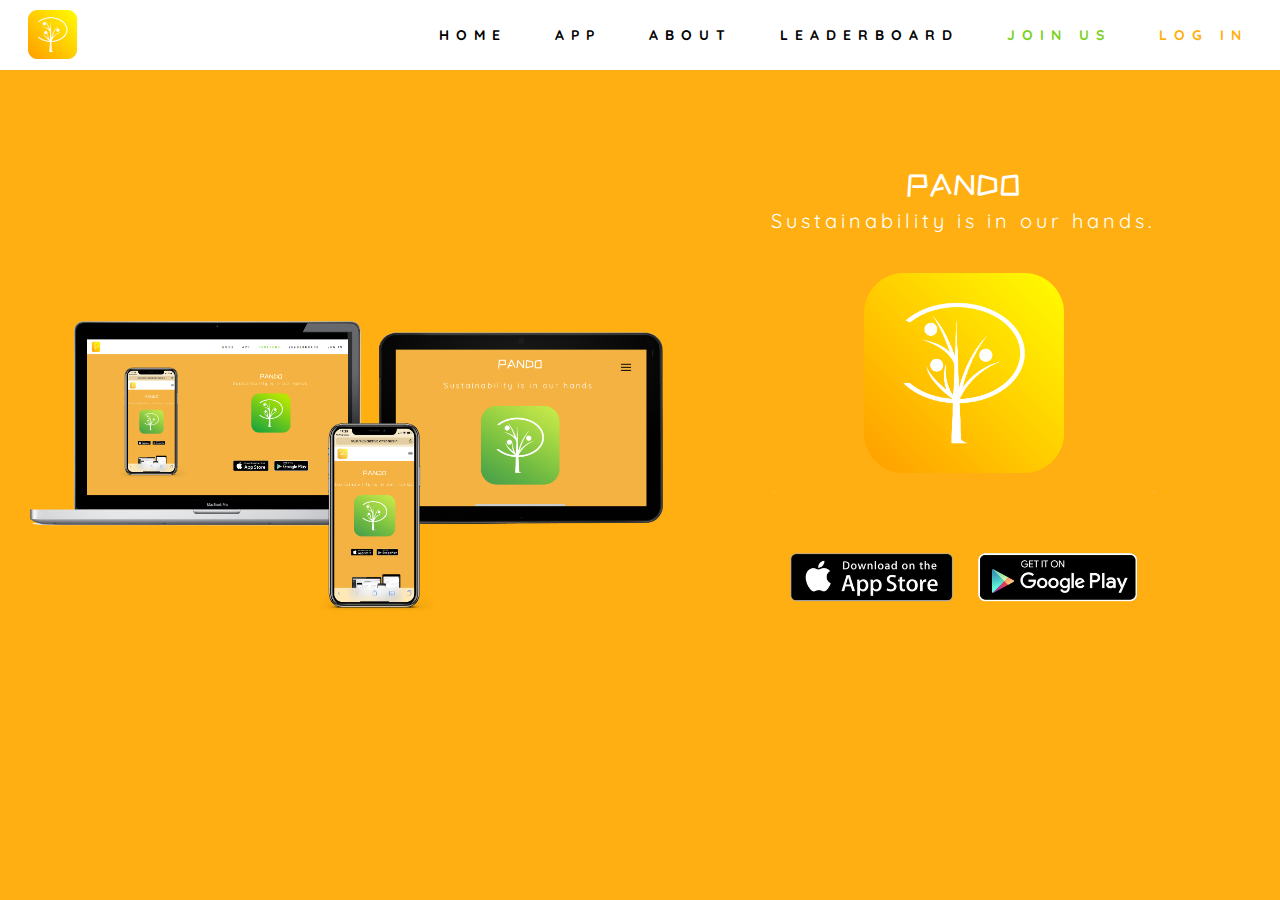
<file: index.html>
<!DOCTYPE html>
<html lang="en">
    <head>
        <meta charset="utf-8">
        <meta name="viewport" content="width=device-width, initial-scale=1.0">
        <title>Pando</title>
        <link rel="stylesheet" type="text/css" media="screen" href="css/styles.css">
        <link href="https://fonts.googleapis.com/css?family=Quicksand:400,700|ZCOOL+KuaiLe&display=swap" rel="stylesheet">
        <script src="https://cdnjs.cloudflare.com/ajax/libs/jquery/3.3.1/jquery.min.js"></script>
        <script src="js/main.js"></script>
    </head>
    <body onload="introAnimations()">
        <nav id="navbar">
            <input type="checkbox" id="nav" class="hidden">
            <label for="nav" class="nav-btn">
                <i></i>
                <i></i>
                <i></i>
            </label>
            <div class="logo">
                <img src="img/Pando-Original-Yellow.png">
            </div>
            <div class="nav-wrapper">
                <ul>
                    <li><a href="#">Home</a></li>
                    <li><a href="app.html">App</a></li>
                    <li><a href="#">About</a></li>
                    <li><a href="leaderboard.html">Leaderboard</a></li>
                    <li><a href="join-us.html" id="partners-link">Join Us</a></li>
                    <li><a href="log-in.html" id="login-link">Log In</a></li>
                </ul>
            </div>
        </nav>
        <div class="container">
            <div class="landing-grid">
                <div class="title-grid">
                    <div id="landing-title" class="grid-element">
                        PANDO
                    </div>
                    <div id="landing-slogan" class="grid-element">
                            Sustainability is in our hands.
                    </div>
                </div>
                <div id="landing-logo" class="grid-element">
                    <img src="img/Pando-Original-Yellow.png" alt="404">
                </div>
                <div id="landing-appstore" class="grid-element">
                        <img src="img/appstore.png" alt="404">
                </div>
                <div id="landing-devices" class="grid-element">
                    <img src="img/Devices.png" alt="404">
                </div>
            </div>
        </div>
    </body>
</html>
</file>
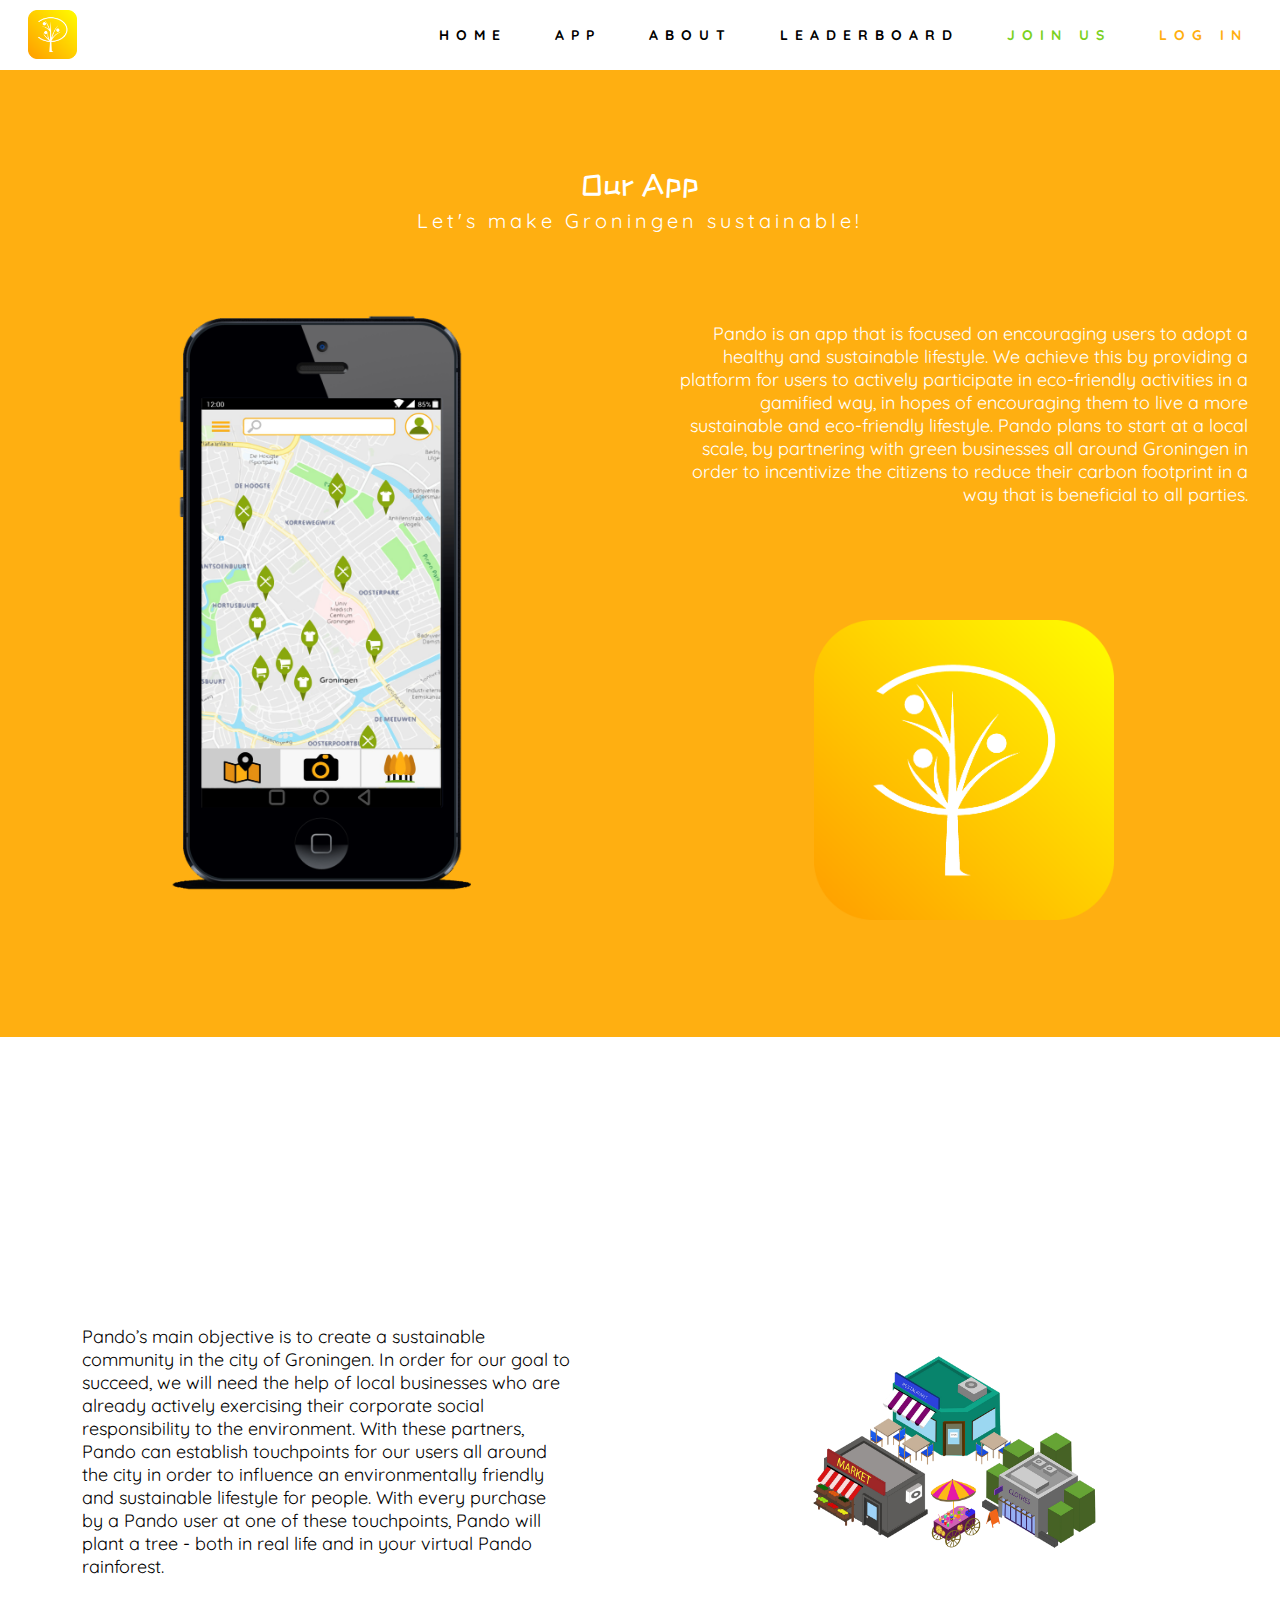
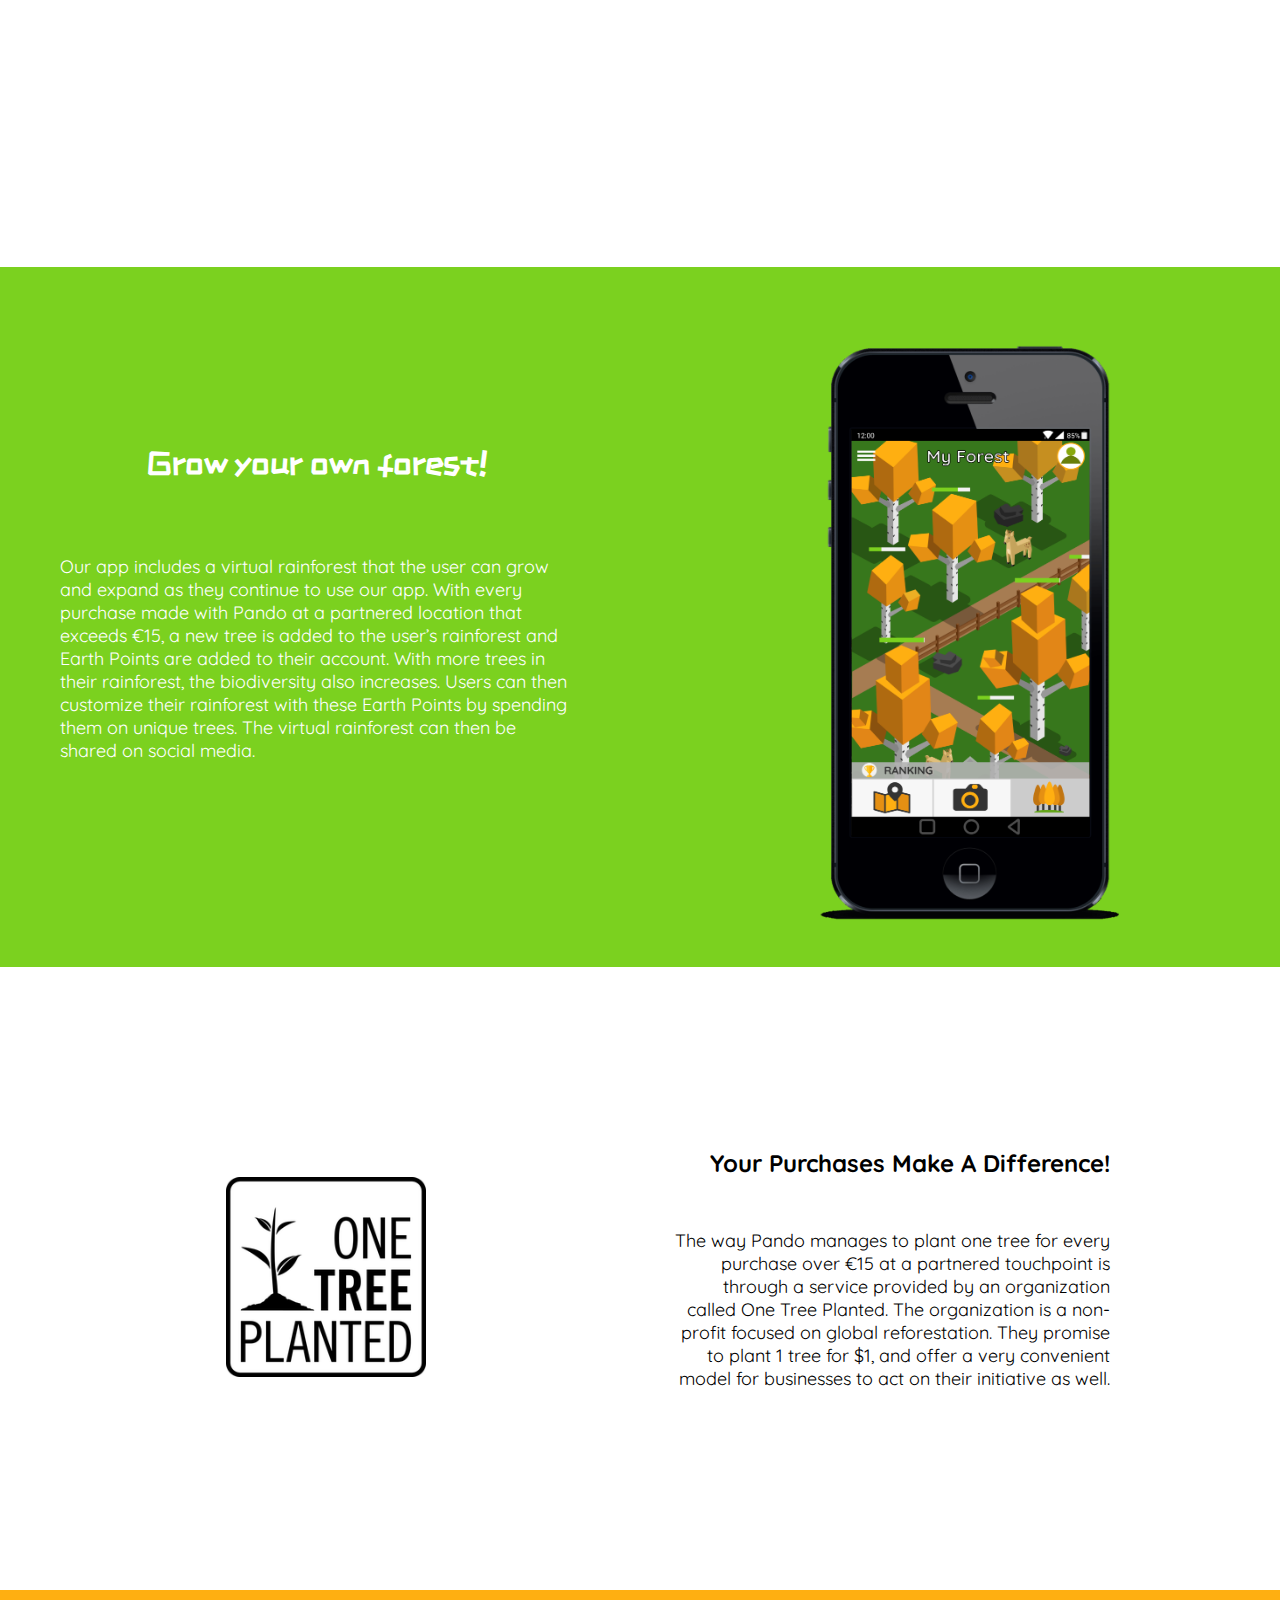
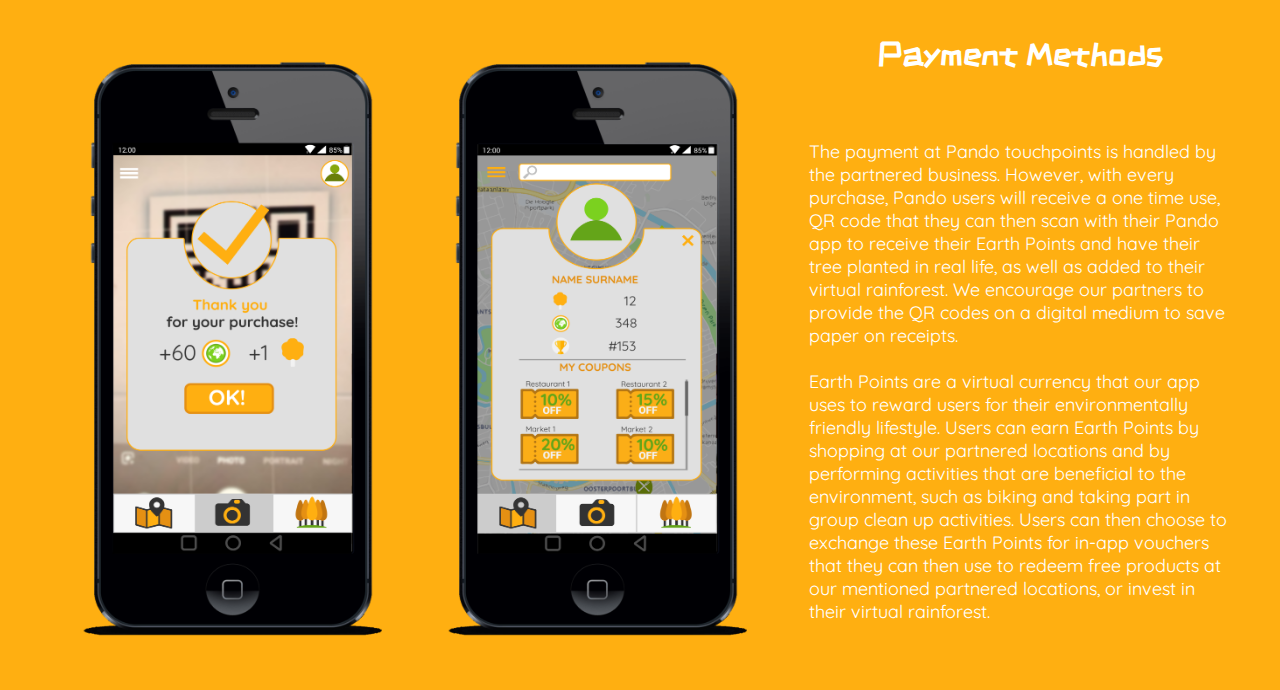
<file: app.html>
<!DOCTYPE html>
<html lang="en">
    <head>
        <meta charset="utf-8">
        <meta name="viewport" content="width=device-width, initial-scale=1.0">
        <title>Pando</title>
        <link rel="stylesheet" type="text/css" media="screen" href="css/styles.css">
        <link href="https://fonts.googleapis.com/css?family=Quicksand:400,700|ZCOOL+KuaiLe&display=swap" rel="stylesheet">
        <script src="https://cdnjs.cloudflare.com/ajax/libs/jquery/3.3.1/jquery.min.js"></script>
        <script src="js/main.js"></script>
        <script src="anime.min.js"></script>
    </head>
    <body>
        <nav id="navbar" style="opacity: 1">
            <input type="checkbox" id="nav" class="hidden">
            <label for="nav" class="nav-btn">
                <i></i>
                <i></i>
                <i></i>
            </label>
            <div class="logo">
                <img src="img/Pando-Original-Yellow.png">
            </div>
            <div class="nav-wrapper">
                <ul>
                    <li><a href="index.html">Home</a></li>
                    <li><a href="#">App</a></li>
                    <li><a href="#">About</a></li>
                    <li><a href="leaderboard.html">Leaderboard</a></li>
                    <li><a href="join-us.html" id="partners-link">Join Us</a></li>
                    <li><a href="log-in.html" id="login-link">Log In</a></li>
                </ul>
            </div>
        </nav>
        <div class="container">
            <div class="landing-grid">
                <div class="title-grid" style="grid-column:1/3;">
                    <div id="landing-title" class="grid-element" style="opacity: 1">
                        Our App
                    </div>
                    <div id="landing-slogan" class="grid-element"  style="opacity: 1">
                        Let's make Groningen sustainable!
                    </div>
                </div>
                <div id="landing-logo" class="grid-element" style="opacity: 1">
                    <p style="text-align: right;">
                        Pando is an app that is focused on encouraging users to adopt a healthy and sustainable lifestyle. We achieve this by providing a platform for users to actively participate in eco-friendly activities in a gamified way, in hopes of encouraging them to live a more sustainable and eco-friendly lifestyle. Pando plans to start at a local scale, by partnering with green businesses all around Groningen in order to incentivize the citizens to reduce their carbon footprint in a way that is beneficial to all parties.
                    </p>
                </div>
                <img src="img/Pando-Original-Yellow.png" alt="404" style="height: 300px; width: 300px";>
                <div id="landing-devices" style="opacity: 1">
                    <img src="img/SS2.png" alt="404" style="height: 600px; width: 350px;">
                </div>
            </div>
            <div id="section">
                <div id="divider" style="height: 40%;">
                    <div class="partner-up" style="padding: 1%; height: 100%; align-items: center; justify-items: center;">
                        <p style="color: black; text-align: left; width: 80%; padding: 1%;">
                            Pando’s main objective is to create a sustainable community in the city of Groningen. In order for our goal to succeed, we will need the help of local businesses who are already actively exercising their corporate social responsibility to the environment. With these partners, Pando can establish touchpoints for our users all around the city in order to influence an environmentally friendly and sustainable lifestyle for people. With every purchase by a Pando user at one of these touchpoints, Pando will plant a tree - both in real life and in your virtual Pando rainforest.
                        </p>
                        <img src="img/Businesses.png" style="width: 300px; height: 200px;">
                    </div>
                </div>
                <div class="landing-grid" id="content">
                    <div class="title-grid" style="grid-column: 1/2; padding: 5%;">
                        <h1>Grow your own forest!</h1>
                        <p style="text-align: left; grid-column: 1/2; grid-row: 2/3;">
                            Our app includes a virtual rainforest that the user can grow and expand as they continue to use our app. With every purchase made with Pando at a partnered location that exceeds €15, a new tree is added to the user’s rainforest and Earth Points are added to their account. With more trees in their rainforest, the biodiversity also increases. Users can then customize their rainforest with these Earth Points by spending them on unique trees. The virtual rainforest can then be shared on social media.
                        </p>
                    </div>
                    <img src="img/SS5.png" alt="404" style="height: 600px; width: 350px; margin-top: 5%; grid-column: 2/3;">
                </div>
                <div id="divider" style="height: 30%">
                    <div class="partner-up" style="padding: 1%; height: 100%; align-items: center; justify-items: center;">
                        <a class="otp" href="https://onetreeplanted.org/" target="_blank"><img src="img/otp-logo.png" style="width: 200px; height: 200px;"></a>
                        <div>
                            <h2 style="margin-right: 25%; margin-top: 5%;">Your purchases make a difference!</h2>
                            <p style="color: black; text-align: right; width: 80%; margin-right: 3%; margin-bottom: 3%;">
                                The way Pando manages to plant one tree for every purchase over €15 at a partnered touchpoint is through a service provided by an organization called One Tree Planted. The organization is a non-profit focused on global reforestation. They promise to plant 1 tree for $1, and offer a very convenient model for businesses to act on their initiative as well.
                            </p>
                        </div>
                    </div>
                </div>
                <div class="landing-grid">
                    <div class="landing-grid" style="grid-column: 1/2; padding: 5%;">
                        <img src="img/SS4.png" alt="404" style="height: 600px; width: 350px; margin-top: 5%; grid-column: 2/3;">
                        <img src="img/SS3.png" alt="404" style="height: 600px; width: 350px; margin-top: 5%; grid-column: 3/4;">
                    </div>
                    <div class="title-grid" style="grid-column: 3/4; padding: 5%;">
                        <h1>Payment Methods</h1>
                        <p style="text-align: left; grid-column: 1/2; grid-row: 2/3;">
                            The payment at Pando touchpoints is handled by the partnered business. However, with every purchase, Pando users will receive a one time use, QR code that they can then scan with their Pando app to receive their Earth Points and have their tree planted in real life, as well as added to their virtual rainforest. We encourage our partners to provide the QR codes on a digital medium to save paper on receipts.

                            <br>
                            <br>Earth Points are a virtual currency that our app uses to reward users for their environmentally friendly lifestyle. Users can earn Earth Points by shopping at our partnered locations and by performing activities that are beneficial to the environment, such as biking and taking part in group clean up activities. Users can then choose to exchange these Earth Points for in-app vouchers that they can then use to redeem free products at our mentioned partnered locations, or invest in their virtual rainforest.
                        </p>
                    </div>
                </div>
            </div>
        </div>
    </body>
</html>
</file>
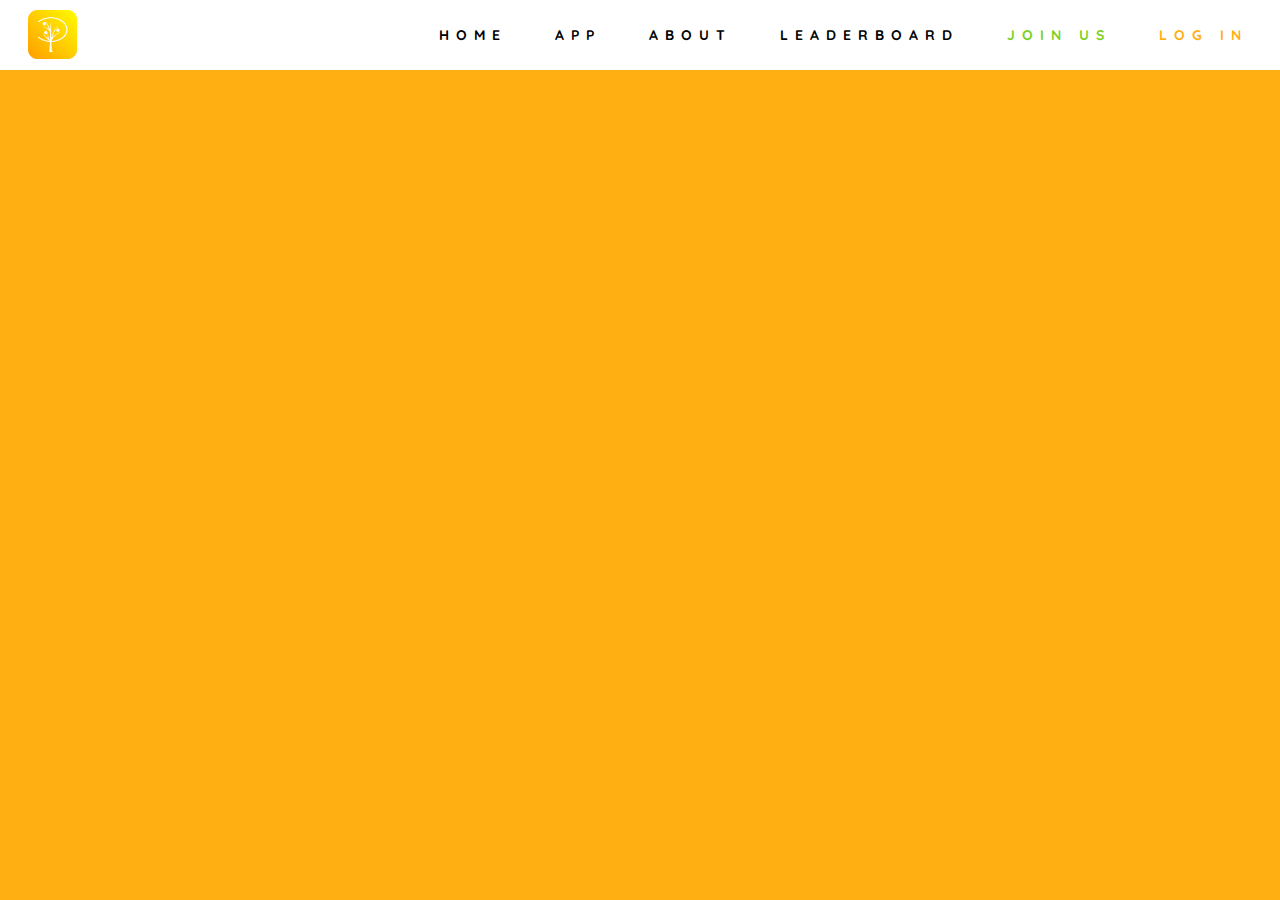
<file: create-account.html>
<!DOCTYPE html>
<html lang="en">
    <head>
        <meta charset="utf-8">
        <meta name="viewport" content="width=device-width, initial-scale=1.0">
        <title>Pando</title>
        <link rel="stylesheet" type="text/css" media="screen" href="css/styles.css">
        <link href="https://fonts.googleapis.com/css?family=Quicksand:400,700|ZCOOL+KuaiLe&display=swap" rel="stylesheet">
        <script src="https://cdnjs.cloudflare.com/ajax/libs/jquery/3.3.1/jquery.min.js"></script>
        <script src="js/main.js"></script>
        <script src="anime.min.js"></script>
    </head>
    <body onload="createAccount(readCookie('Registration'))">
        <nav id="navbar" style="opacity:1">
            <input type="checkbox" id="nav" class="hidden">
            <label for="nav" class="nav-btn">
                <i></i>
                <i></i>
                <i></i>
            </label>
            <div class="logo">
                <img src="img/Pando-Original-Yellow.png">
            </div>
            <div class="nav-wrapper">
                <ul>
                    <li><a href="index.html">Home</a></li>
                    <li><a href="app.html">App</a></li>
                    <li><a href="#">About</a></li>
                    <li><a href="leaderboard.html">Leaderboard</a></li>
                    <li><a href="join-us.html" id="partners-link">Join Us</a></li>
                    <li><a href="log-in.html" id="login-link">Log In</a></li>
                </ul>
            </div>
        </nav>
        <div class="container" style="grid-gap: 0; justify-items: center; margin-top: 15%;">
            <h1 id="fade-text" style="opacity: 0;">Let's get started!</h1>
            <input class="login-field" id="create-account-input" type="text" name="username" placeholder="" style="width:0px; opacity:0;">
            <input class="login-field" id="create-account-input-2" type="hidden" name="username" placeholder="">
            <p id="error-message">Error message</p>
            <button class="login-button" id='create-account-button' style="opacity: 0;" onmouseup="registNext()">Next</button>
        </div>
    </body>
</html>
</file>
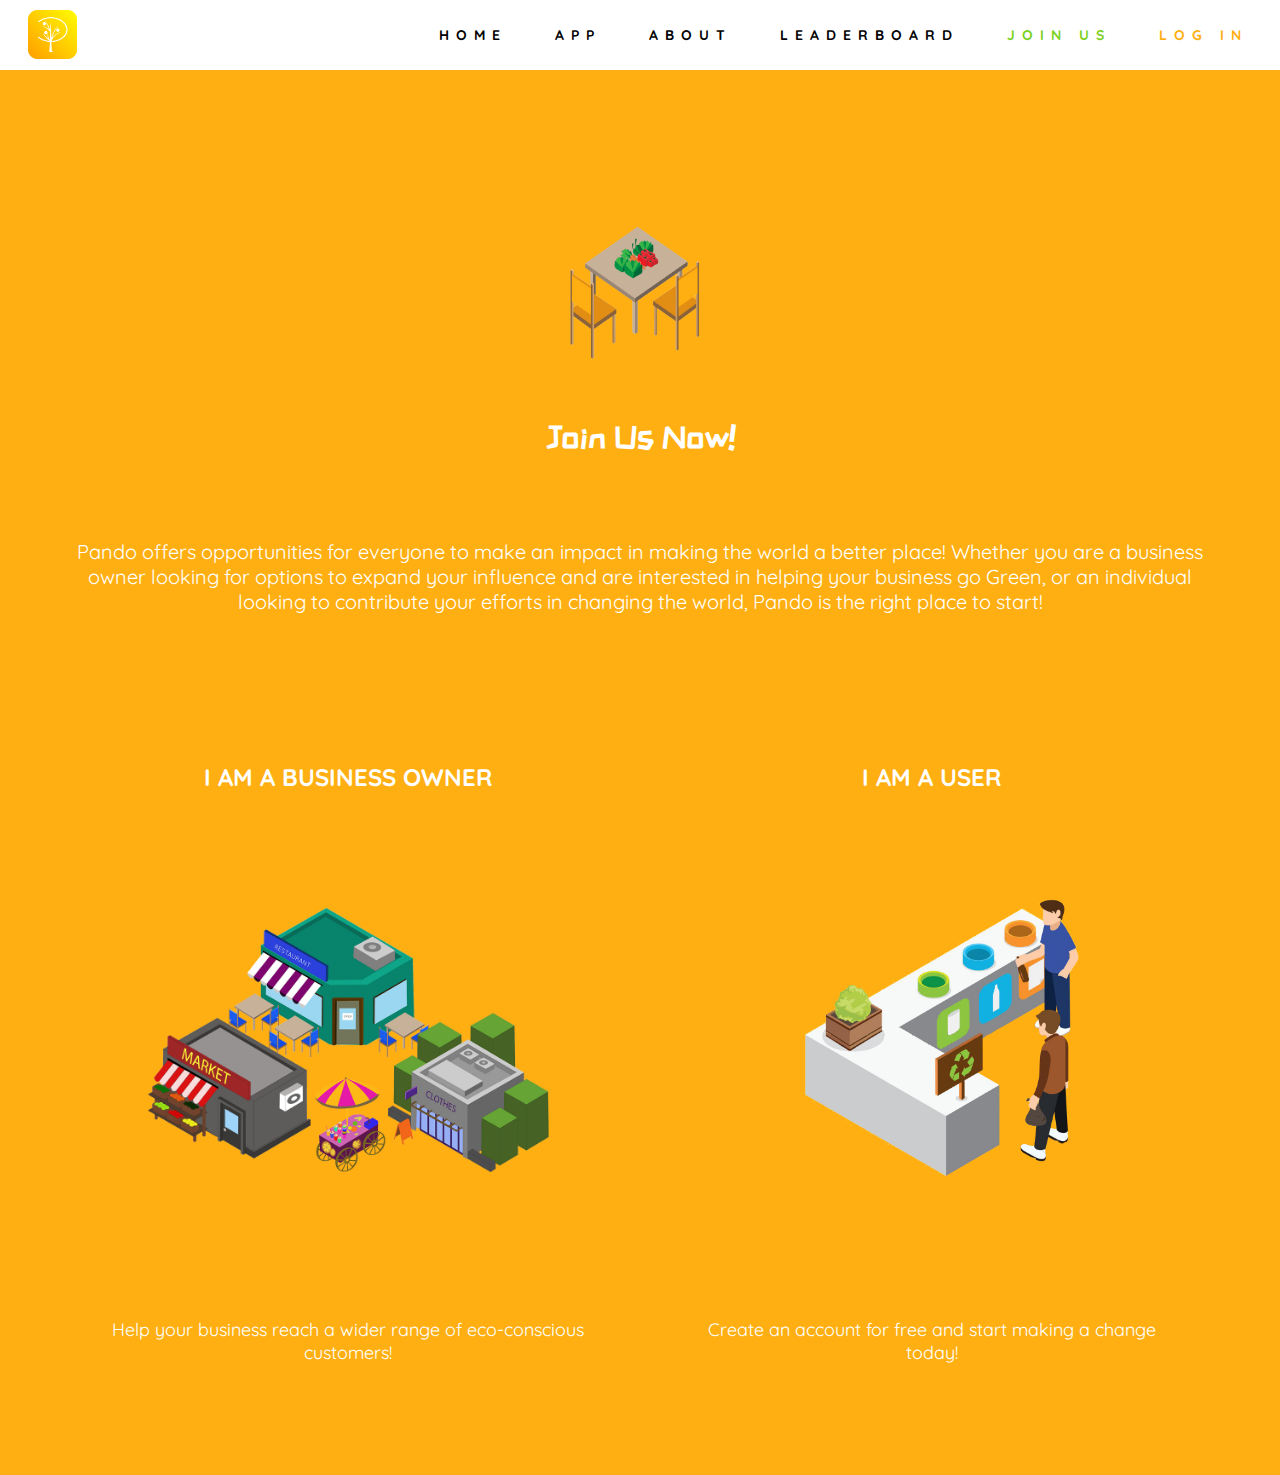
<file: join-us.html>
<!DOCTYPE html>
<html lang="en">
    <head>
        <meta charset="utf-8">
        <meta name="viewport" content="width=device-width, initial-scale=1.0">
        <title>Pando</title>
        <link rel="stylesheet" type="text/css" media="screen" href="css/styles.css">
        <link href="https://fonts.googleapis.com/css?family=Quicksand:400,700|ZCOOL+KuaiLe&display=swap" rel="stylesheet">
        <script src="https://cdnjs.cloudflare.com/ajax/libs/jquery/3.3.1/jquery.min.js"></script>
        <script src="js/main.js"></script>
        <script src="anime.min.js"></script>
    </head>
    <body>
        <nav id="navbar" style="opacity:1">
            <input type="checkbox" id="nav" class="hidden">
            <label for="nav" class="nav-btn">
                <i></i>
                <i></i>
                <i></i>
            </label>
            <div class="logo">
                <img src="img/Pando-Original-Yellow.png">
            </div>
            <div class="nav-wrapper">
                <ul>
                    <li><a href="index.html">Home</a></li>
                    <li><a href="app.html">App</a></li>
                    <li><a href="#">About</a></li>
                    <li><a href="leaderboard.html">Leaderboard</a></li>
                    <li><a href="join-us.html" id="partners-link">Join Us</a></li>
                    <li><a href="log-in.html" id="login-link">Log In</a></li>
                </ul>
            </div>
        </nav>
        <div class="container" style="grid-gap: 0; align-items: center; justify-items: center;">
            <img src="img/ChairsnTable.png" style="width: 230px; height: 230px;">
            <h1>Join Us Now!</h1>
            <div id="larger-text">Pando offers opportunities for everyone to make an impact in making
                the world a better place! Whether you are a business owner looking for
                options to expand your influence and are interested in helping your
                business go Green, or an individual looking to contribute your efforts
                in changing the world, Pando is the right place to start!
            </div>
            <div class="join-us-grid" style="padding: 5%; margin-top: 0;">
                <div class="grid-element" style="grid-column: 1/2; grid-row:1/2;">
                    <h2>I AM A BUSINESS OWNER</h2>
                </div>
                <div class="grid-element" style="grid-column: 1/2; grid-row: 2/3">
                    <a href="partners.html">
                        <img class="png-hover" src="img/Businesses.png" alt="404" style="width: 75%; height: 75%;">
                    </a>
                </div>
                <div class="grid-element" id="regular-text" style="grid-column: 1/2; grid-row: 3/4; text-align: center">
                    <p style="text-align: center;">
                        Help your business reach a wider range of eco-conscious customers!
                    </p>
                </div>
                <div class="grid-element" style="grid-column: 2/3; grid-row:1/2;">
                    <h2>I AM A USER</h2>
                </div>
                <div class="grid-element" style="grid-column: 2/3; grid-row:2/3;">
                    <a href="create-account.html">
                        <img class="png-hover" src="img/Recycling.png" alt="404" style="width: 75%; height: 75%;">
                    </a>
                </div>
                <div class="grid-element" id="regular-text" style="grid-column: 2/3; grid-row: 3/4; text-align: center">
                    <p style="text-align: center;">
                        Create an account for free and start making a change today!
                    </p>
                </div>
            </div>
        </div>
    </body>
</html>
</file>
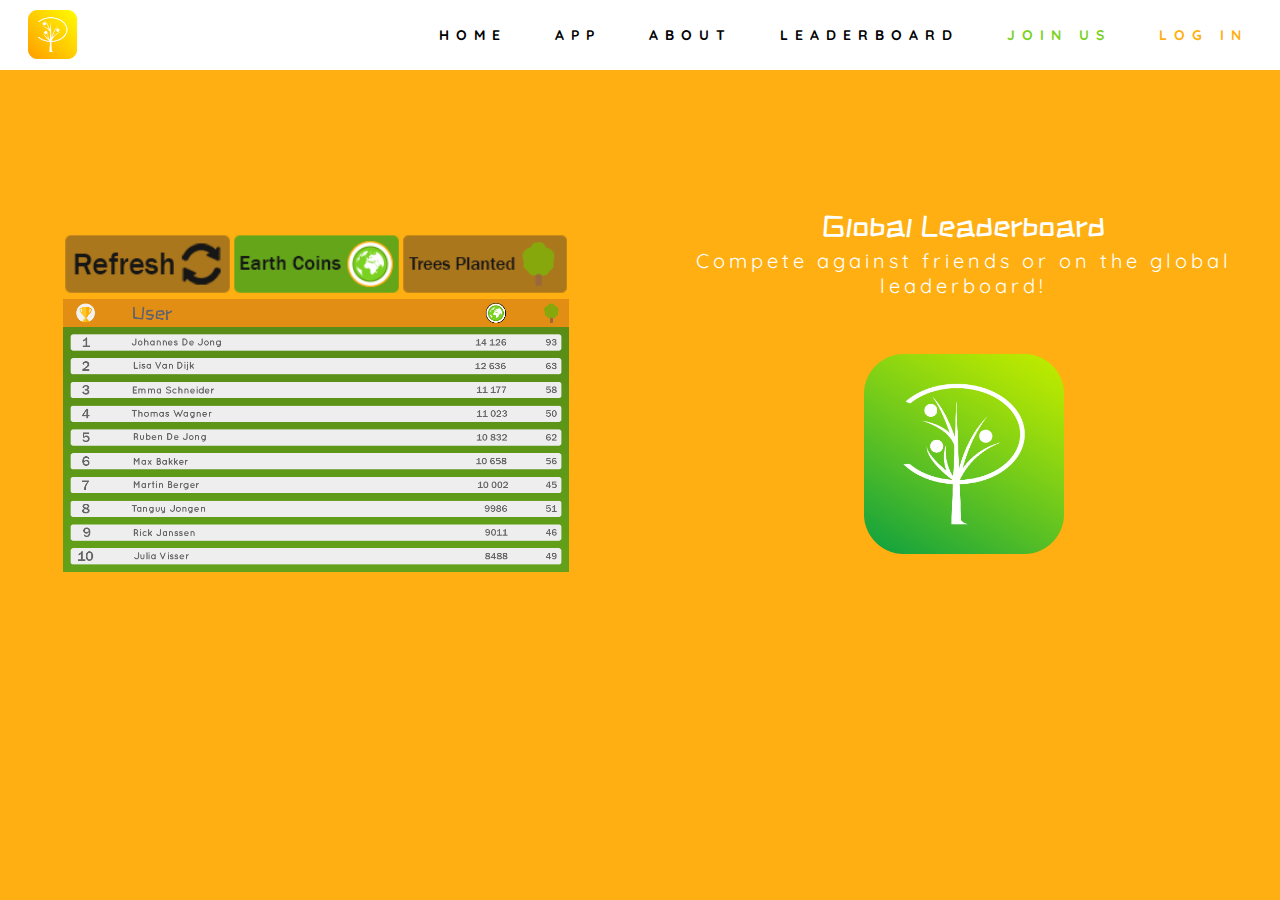
<file: leaderboard.html>
<!DOCTYPE html>
<html lang="en">

<head>
    <meta charset="utf-8">
    <meta name="viewport" content="width=device-width, initial-scale=1.0">
    <title>Pando</title>
    <link rel="stylesheet" type="text/css" media="screen" href="css/styles.css">
    <link href="https://fonts.googleapis.com/css?family=Quicksand:400,700|ZCOOL+KuaiLe&display=swap" rel="stylesheet">
    <script src="js/main.js"></script>
</head>

<body>
    <nav id="navbar" style="opacity: 1">
        <input type="checkbox" id="nav" class="hidden">
        <label for="nav" class="nav-btn">
            <i></i>
            <i></i>
            <i></i>
        </label>
        <div class="logo">
            <img src="img/Pando-Original-Yellow.png">
        </div>
        <div class="nav-wrapper">
            <ul>
                <li><a href="index.html">Home</a></li>
                <li><a href="app.html">App</a></li>
                <li><a href="#">About</a></li>
                <li><a href="#">Leaderboard</a></li>
                <li><a href="join-us.html" id="partners-link">Join Us</a></li>
                <li><a href="log-in.html" id="login-link">Log In</a></li>
            </ul>
        </div>
    </nav>

    <div class="container">
        <div class="landing-grid">
            <div class="title-grid">
                <div id="landing-title" class="grid-element" style="opacity: 1">
                    Global Leaderboard
                </div>
                <div id="landing-slogan" class="grid-element" style="opacity: 1">
                    Compete against friends or on the global leaderboard!
                </div>
            </div>
            <div id="landing-logo" class="grid-element" style="opacity: 1">
                <img src="img/Pando-Original-Green.png" alt="404">
            </div>
            <div id="leaderboard" class="grid-element" style="opacity: 1">
                <div id="leaderboard-grid">
                    <div id="leaderboard-toolbar" class="grid-element">
                        <div class="grid-element">
                            <img id="refreshBtn" src="img/refreshBtn.png"></img>
                        </div>
                        <div class="grid-element">
                            <img id="sortByEarthBtn" src="img/sortCoinBtn.png"></img>
                        </div>
                        <div class="grid-element">
                            <img id="sortByTreesBtn" src="img/sortTreesBtn.png"></img>
                        </div>
                    </div>
                    <img id="leaderboard1" src="img/leaderboard_coins1.png" alt="404">
                </div>
            </div>
        </div>
    </div>

    <script src="https://code.jquery.com/jquery-3.3.1.min.js"></script>
    <script src="js/leaderboardUpdate.js"></script>
</body>

</html>
</file>
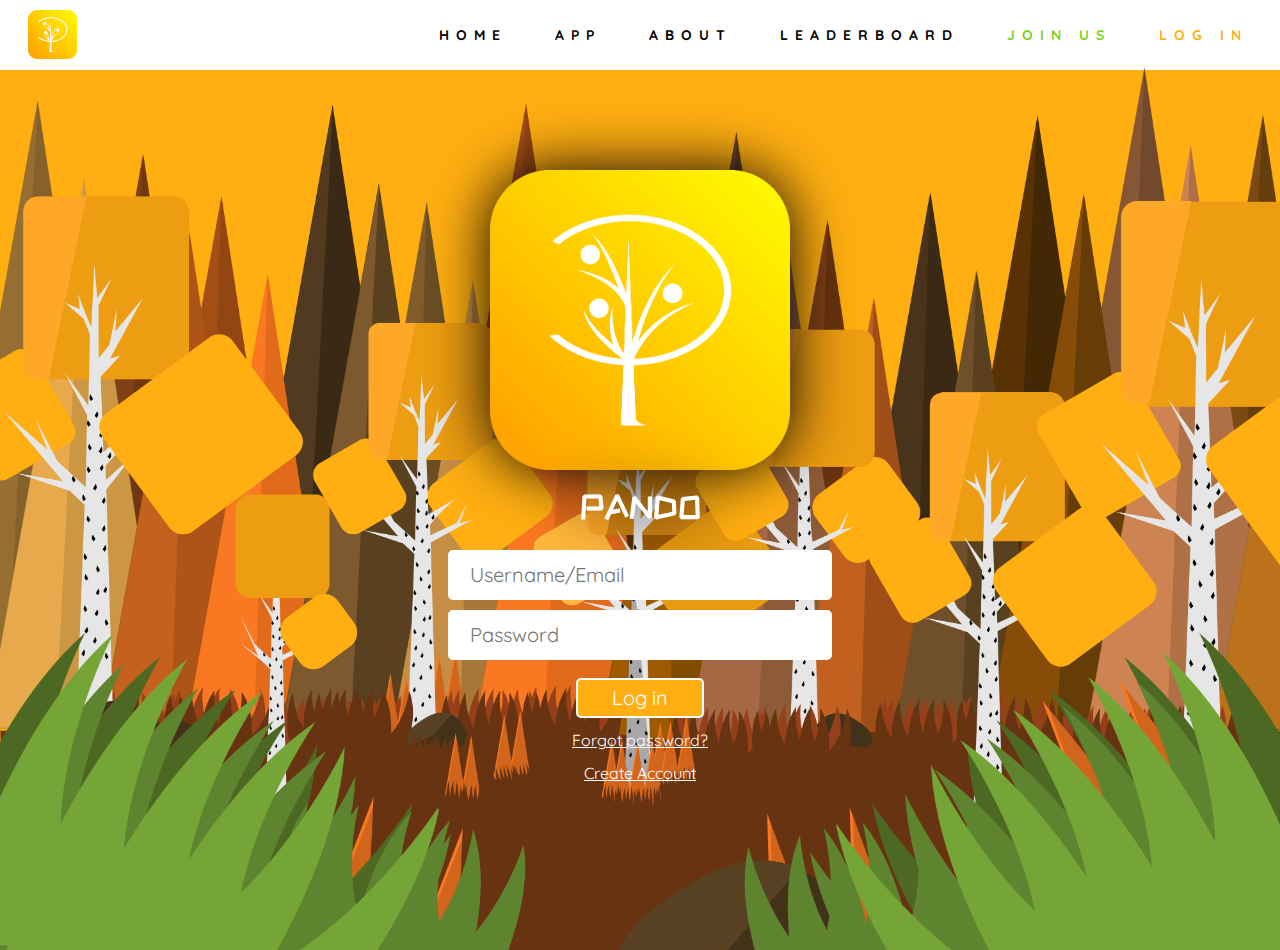
<file: log-in.html>
<!DOCTYPE html>
<html lang="en">
    <head>
        <meta charset="utf-8">
        <meta name="viewport" content="width=device-width, initial-scale=1.0">
        <title>Pando</title>
        <link rel="stylesheet" type="text/css" media="screen" href="css/styles.css">
        <link href="https://fonts.googleapis.com/css?family=Quicksand:400,700|ZCOOL+KuaiLe&display=swap" rel="stylesheet">
        <script src="https://cdnjs.cloudflare.com/ajax/libs/jquery/3.3.1/jquery.min.js"></script>
        <script src="js/main.js"></script>
        <script src="anime.min.js"></script>
    </head>
    <body onload="fadeIn('login-page')">
        <nav id="navbar" style="opacity:1">
            <input type="checkbox" id="nav" class="hidden">
            <label for="nav" class="nav-btn">
                <i></i>
                <i></i>
                <i></i>
            </label>
            <div class="logo">
                <img src="img/Pando-Original-Yellow.png">
            </div>
            <div class="nav-wrapper">
                <ul>
                    <li><a href="index.html">Home</a></li>
                    <li><a href="app.html">App</a></li>
                    <li><a href="#">About</a></li>
                    <li><a href="leaderboard.html">Leaderboard</a></li>
                    <li><a href="join-us.html" id="partners-link">Join Us</a></li>
                    <li><a href="#" id="login-link">Log In</a></li>
                </ul>
            </div>
        </nav>
        <div class="container" style="grid-gap: 0; justify-items: center;">
            <div style="width: 100%; height: 100%;">
                <img src="img/forest-bg.png" style="width: 100%; position: absolute; left:0; top: 0; z-index:0; pointer-events: none;">
            </div>
            <img class="glow" id="login-logo" src="img/Pando-Original-Yellow.png" style="z-index: 9999;">
            <h1 class="glow" style="z-index: 9999;">PANDO</h1>
            <input style="z-index: 9999;" class="login-field" id="username-login" type="text" name="username" placeholder="Username/Email">
            <input style="z-index: 9999;" class="login-field" id="password-login" type="password" name="password" placeholder="Password">
            <button style="z-index: 9999;" class="login-button">Log in</button>
            <a style="z-index: 9999;" href="#" id="forgot-password">Forgot password?</a>
            <a style="z-index: 9999;" href="create-account.html" id="create-account">Create Account</a>
        </div>
    </body>
</html>
</file>
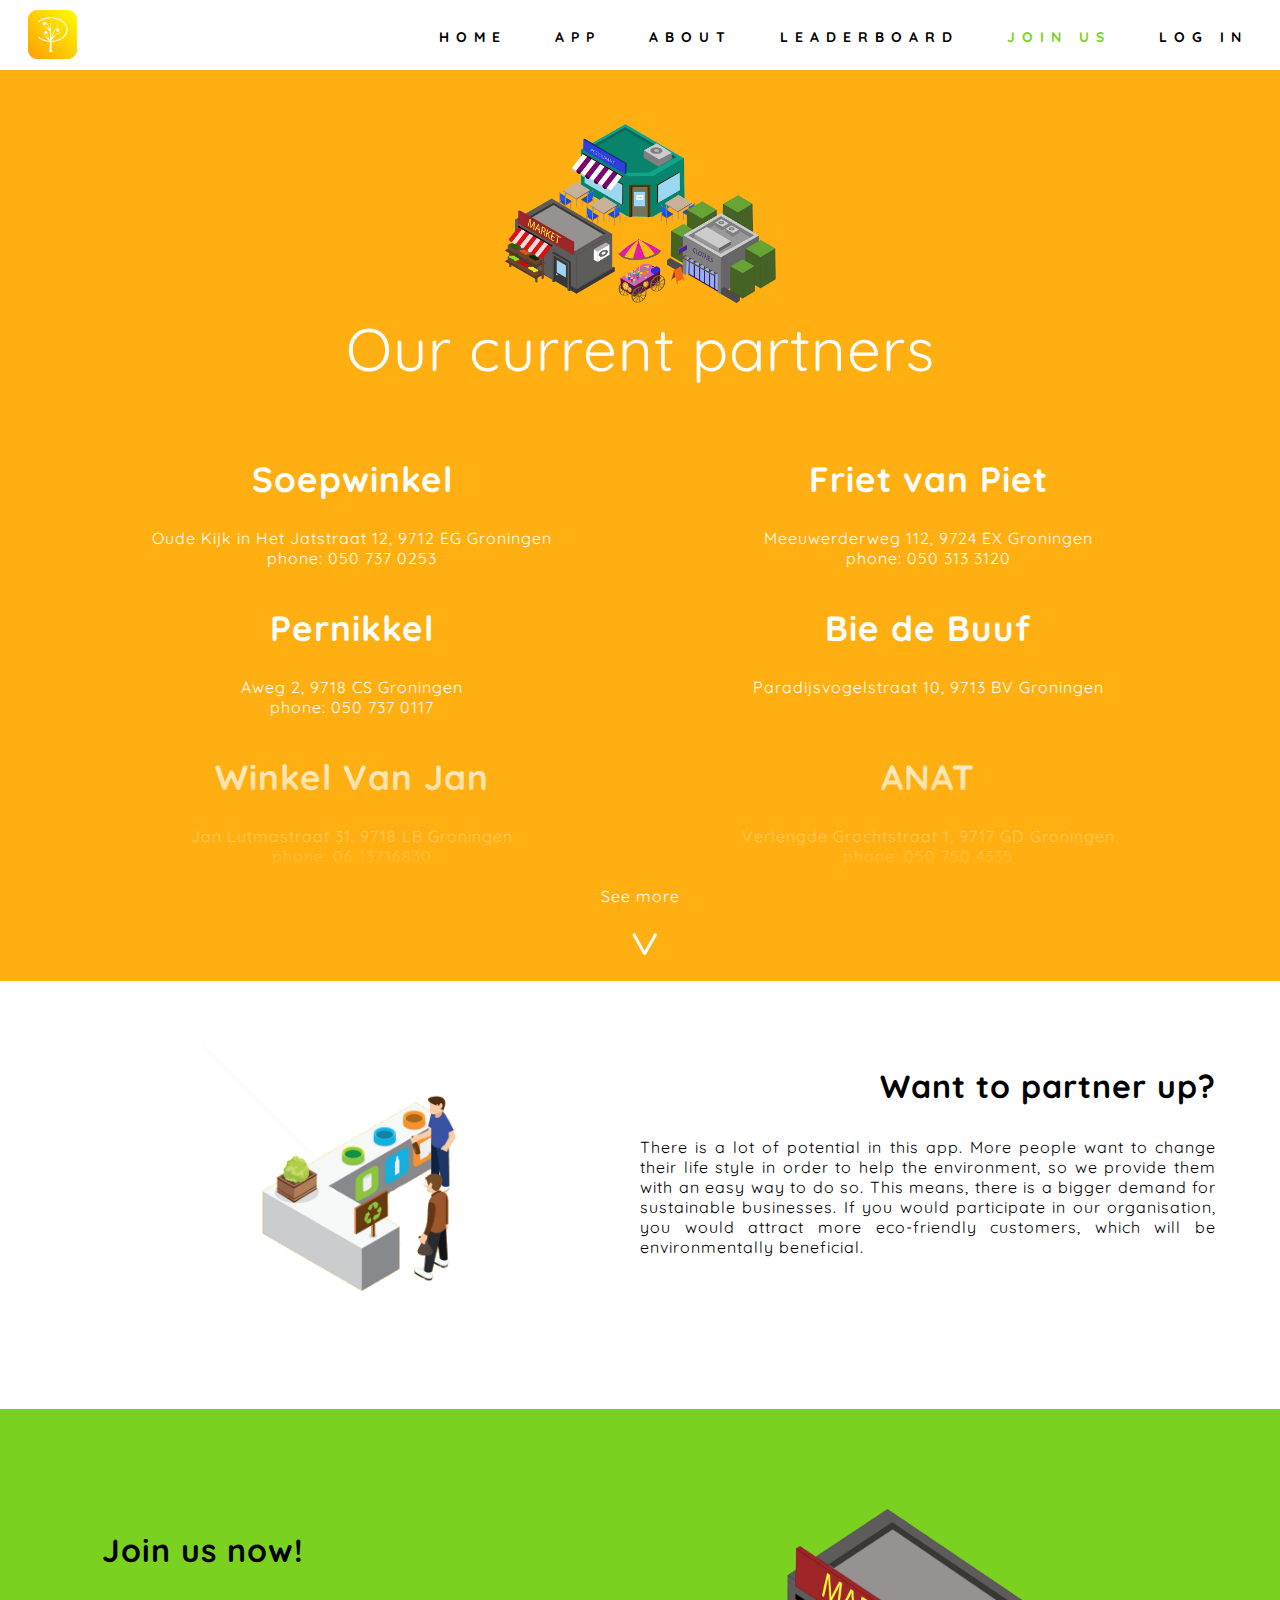
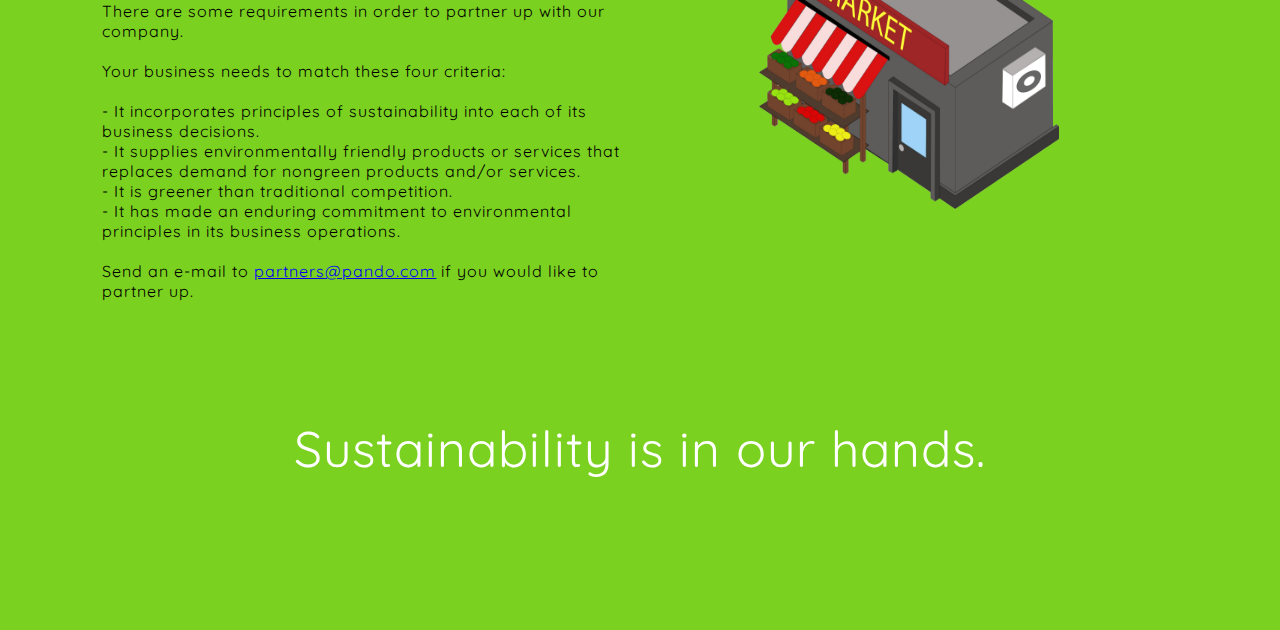
<file: partners.html>
<!DOCTYPE html>
<html lang="en">

<head>
    <meta charset="utf-8">
    <meta name="viewport" content="width=device-width, initial-scale=1.0">
    <title>Pando</title>
    <link rel="stylesheet" type="text/css" media="screen" href="css/styles-maxym.css">
    <link href="https://fonts.googleapis.com/css?family=Quicksand:400,700|ZCOOL+KuaiLe&display=swap" rel="stylesheet">
    <script src="js/main.js"></script>
</head>

<body class="partner-page">
    <nav id="navbar">
        <input type="checkbox" id="nav" class="hidden">
        <label for="nav" class="nav-btn">
            <i></i>
            <i></i>
            <i></i>
        </label>
        <div class="logo">
            <img src="img/Pando-Original-Yellow.png">
        </div>
        <div class="nav-wrapper">
            <ul>
                <li><a href="index.html">Home</a></li>
                <li><a href="app.html">App</a></li>
                <li><a href="#">About</a></li>
                <li><a href="leaderboard.html">Leaderboard</a></li>
                <li><a href="join-us.html" id="partners-link">Join Us</a></li>
                <li><a href="log-in.html">Log In</a></li>
            </ul>
        </div>
    </nav>

    <div class="current-partners">
         <img src="img/Businesses.png" style="width: 25%; height: 25%;">
        <header>Our current partners</header>
        <div class="partner-list">
            <div>
                <h1><a href="http://www.desoepwinkel.com/">Soepwinkel</a></h1>
                <p>Oude Kijk in Het Jatstraat 12, 9712 EG Groningen
                    <br>phone: 050 737 0253
                </p>
            </div>
            <div>
                <h1><a href="http://www.cafetariafrietvanpiet.nl/">Friet van Piet</a></h1>
                <p>Meeuwerderweg 112, 9724 EX Groningen
                    <br>phone: 050 313 3120
                </p>
            </div>
            <div>
                <h1><a href="https://www.pernikkel.nl/">Pernikkel</a></h1>
                <p>Aweg 2, 9718 CS Groningen
                    <br>phone: 050 737 0117
                </p>
            </div>
            <div>
                <h1><a href="http://www.biedebuuf.nl/">Bie de Buuf</a></h1>
                <p>Paradijsvogelstraat 10, 9713 BV Groningen
                    <br>
                </p>
            </div>
            <div>
                <h1><a href="http://www.winkel-van-jan.nl/">Winkel Van Jan</a></h1>
                <p>Jan Lutmastraat 31, 9718 LB Groningen
                    <br>phone: 06 13716830
                </p>
            </div>
            <div>
                <h1><a href="https://www.facebook.com/AnatBloomingLife/">ANAT</a></h1>
                <p>Verlengde Grachtstraat 1, 9717 GD Groningen
                    <br>phone: 050 750 4335
                </p>
            </div>
            <div>
                <h1><a href="http://www.bla-bla.nl/">Restaurant Bla Bla</a></h1>
                <p>Nieuwe Boteringestraat 9, 9712 PE Groningen
                    <br>phone: 050 313 2088
                </p>
            </div>
            <div>
                <h1><a href="https://www.toet.nu/">Toet</a></h1>
                <p>Ubbo Emmiusstraat 19, 9711 CA Groningen
                    <br>phone: 050 364 3252
                </p>
            </div>
            <div>
                <h1><a href="https://kokotoko.nl/">KOKOTOKO</a></h1>
                <p>Oosterstraat 26, 9711 NV Groningen
                    <br>
                </p>
            </div>
            <div>
                <h1><a href="http://deherbivoor.nl/">De Herbivoor</a></h1>
                <p>Gedempte Zuiderdiep 59, 9711 HC Groningen
                    <br>phone: 06 11460085
                </p>
            </div>
            <div>
                <h1><a href="https://www.mijntafel.nl/?q=nl">My Table Groningen</a></h1>
                <p>Herestraat 93A, 9711 LD Groningen
                    <br>phone: 050 553 2444
                </p>
            </div>
            <div>
                <h1><a href="http://www.hetconcerthuis.nl/">Het Concerthuis</a></h1>
                <p>Poelestraat 30, 9712 KB Groningen
                    <br>phone: 050 230 4250
                </p>
            </div>
            <div>
                <h1><a href="https://heerlijkchocolade.nl/">Delicious Chocolate</a></h1>
                <p>Folkingestraat 35, 9711 JT Groningen
                    <br>phone: 050 850 8611
                </p>
            </div>
            <div>
                <h1><a href="http://www.cafekult.nl/">Kult</a></h1>
                <p>Steentilstraat 36-1, 9711 GN Groningen
                    <br>phone: 050 313 3304
                </p>
            </div>
        </div>

        <div class="bottom-fading"></div>
        <div class="see-more">See more</div>
        <div onclick="enlargePartnerList()" class="click-more">></div>
        <div onclick="enlargePartnerList2()" class="click-more2" hidden>></div>
    </div>

    <div class="partner-up">
        <img src="img/Recycling.png" style="width: 300px; height: 300px; grid-column:1/2;">
        <div style="grid-column: 2/3;">
            <h1>Want to partner up?</h1>
            <p style="color: black; text-align: justify;">There is a lot of potential in this app. More people want to change their life style in order to help the
                environment, so we provide them with an easy way to do so. This means, there is a bigger demand for
                sustainable businesses. If you would participate in our organisation, you would attract more eco-friendly
                customers, which will be environmentally beneficial.
            </p>
        </div>
    </div>

    <div class="join-us">
        <div>
            <h1>Join us now!</h1>
            <p style="text-align: left;">There are some requirements in order to partner up with our company.
                <br><br>Your business needs to match these four criteria:
                <br><br>- It incorporates principles of sustainability into each of its business decisions.
                <br>- It supplies environmentally friendly products or services that replaces demand for nongreen products
                and/or services.
                <br>- It is greener than traditional competition.
                <br>- It has made an enduring commitment to environmental principles in its business operations.
                <br><br>Send an e-mail to <a href="mailto:partners@pando.com">partners@pando.com</a> if you would like to partner
                up.
            </p>
        </div>
        <img src="img/Market.png" style="grid-column: 2/3; width:300px; height:300px;">
        <p class="last-quote" style="grid-column:1/3;">Sustainability is in our hands.</p>
    </div>

</body>

</html>
</file>
<file: css/styles.css>
* {
	box-sizing: border-box;
}

h1 {
	color: white;
	font-family: 'ZCOOL KuaiLe', cursive;
}

h2 {
	color: white;
	text-transform: capitalize;
	font-family: 'Quicksand', serif;
}

html {
	margin: 0;
	padding: 0;
	width: 100%;
	height: 100vh;
}

body {
	margin: 0;
	padding: 0;
	width: 100%;
	height: 100vh;
	font-weight: 400;
    text-align: center;
    background: #ffaf11;
    /*background-size: cover;*/
}

p{
	font-family: 'Quicksand', serif;
	color: white;
	padding: 5%;
	text-align: center;
	font-size: 18px;
}

input{
	outline: none;
	transition: 0.3s;
	border: 2px solid white;
	border-radius: 5px;
	margin: 5px;
	padding-left: 20px;
	padding-right: 20px;
	font-size: 20px;
	font-family: 'Quicksand', serif;

}

.login-field{
	width: 30%;
	height: 50px;
	outline: none;
	transition: 0.3s;
	border: 2px solid white;
	border-radius: 5px;
	margin: 5px;
	padding-left: 20px;
	padding-right: 20px;
	font-size: 20px;
	font-family: 'Quicksand', serif;
}

.login-field:focus{
	border: 2px solid orange;
	-webkit-filter: drop-shadow(0px 0px 5px grey);
	filter: drop-shadow(0px 0px 5px grey);
	transition: 0.3s;
}

.login-button{
	width: 10%;
	height: 40px;
	margin-top: 1%;
	border-radius: 5px;
	border: 2px solid white;
	background-color: #ffaf11;
	font-family: 'Quicksand', serif;
	font-size: 20px;
	color: white;
	outline: none;
	transition: 0.3s;
	cursor: pointer;
}

.login-button:hover{
	transform: scale(1.08);
	transition: 0.3s
}

#forgot-password{
	color: white;
	font-family: 'Quicksand', serif;
	margin-top: 1%;
}

#create-account{
	color: white;
	font-family: 'Quicksand', serif;
	margin-top: 1%;
}

#fade-text{
	font-weight: 400;
	transition: 1s;
}

#error-message{
	color: red;
	font-size: 17px;
	padding: 0px;
	font-weight: 700;
	text-align: center; 
	width: 100%;
	display: none;
	transition: 0.3s;
}

#create-account-input{
	transition: 1s;
}

#login-logo{
	width: 400px;
	height: 400px;
}

.footer {
	color: white;
	font-size: 10px;
	letter-spacing: 8px;
	padding: 8px;
}
/*----------------Maxym's Styles--------------*/
.partner-page nav{					
	opacity: 1;
}

.partner-page{
	font-family: 'Quicksand', serif;
}

.current-partners{
	margin: 0 5%;
	padding-top: 50px;
}

.current-partners header{
	color: white;
	font-size: 60px;
	padding-bottom: 50px;
	font-family: 'ZCOOL KuaiLe', cursive;
}

.partner-list{
	height: 50vh;
	overflow: hidden;
	display: grid;
	grid-template-columns: 1fr 1fr;
}

.bottom-fading{
	background-image: linear-gradient(to top, #ffaf11 , rgba(0,0,0,0));
	height: 200px;
	z-index: 10;
	position: relative;
	bottom: 0;
	margin-top: -200px;
}

.click-more{
	transform: rotate(90deg);
	font-size: 50px;
	position: relative;
	display: block;
	margin: auto;
	padding-bottom: 75px;
	height: 50px;
	width: 50px;
	cursor: pointer;
}

.click-more2{
	transform: rotate(270deg);
	font-size: 50px;
	position: relative;
	margin: auto;
	padding-bottom: 75px;
	height: 50px;
	width: 50px;
	cursor: pointer;
}

.partner-list p{
	font-family: 'Quicksand', serif;
	color: white;
	text-align: center;
	font-size: 18px;
}

.partner-list h1{
	height: 50px;
}

.partner-list h2 a{
	font-size: 35px;
	color: white;
	text-decoration-line: none;
	transition: 300ms;
}

.partner-list h2 a:hover{
	font-size: 40px;
	color: #7bd11f;
}

.partner-up{
	display: grid;
	grid-template-columns: 1fr 1fr;
	background-color: white;
	padding: 5%;
	text-align: justify;
	/*align-items: center;*/
	justify-items: center;
}

.partner-up img{
	/*float: left;*/
}

.partner-up h2{
	color: black;
	text-align: right;
}

.join-us{
	display: grid;
	grid-template-columns: 1fr 1fr;
	background-color: #7bd11f;
	padding: 100px 8%;
	text-align: left;
	justify-items: center;
}

/*------------------------------------------------*/

nav {
	display: block;
    padding: 8px;
    background: white;
    height: 70px;
    opacity: 0;
    /*transform: translateY(-70px);*/
    transition: 0.5s;
}

.logo{
    /*
	padding: 8px;
	margin-left: 16px;
    margin-top: 8px;
    */
    margin-top: 2px;
    margin-left: 20px;
}

.png-hover{
	transition: 0.3s;
	-webkit-filter: none;
	filter: none;
}

.otp{
	transition: 0.3s;
}

.otp:hover{
	transition: 0.3s;
	transform: scale(1.05);
	color: #7bd11f;
	-webkit-filter: drop-shadow(0px 0px 20px);
	filter: drop-shadow(0px 0px 20px);
}

.glow {
	-webkit-filter: drop-shadow(0px 0px 30px black);
	filter: drop-shadow(0px 0px 30px black);
}

.png-hover:hover{
	transition: 0.3s;
	color: #7bd11f;
	transform: scale(1.1);
	-webkit-filter: drop-shadow(0px 0px 50px);
	filter: drop-shadow(0px 0px 50px);
}

.logo img{
	width:49px;
	height:49px;
    float: left;
}

.logo a {
	color: black;
	text-transform: uppercase;
	font-weight: 700;
	font-size: 18px;
	text-decoration: none;
    letter-spacing: 7px;
    font-family: 'ZCOOL KuaiLe', cursive;
}

.title-grid{
	display: grid;
    grid-template-columns: 1fr;
	grid-auto-rows: auto;
    grid-gap: 7.5px;
	width: 100%;
	grid-column: 2/3;
	grid-row: 1/2;
}

.landing-grid{
	display: grid;
	grid-template-columns: 1fr 1fr;
	grid-auto-rows: auto;
	grid-gap: 15px;
	align-items: center;
	justify-items: center;
	/* margin-left: 30px; */
	/* margin-right: 30px; */
    width: 100%;
}

.join-us-grid{
	display: grid;
	grid-template-columns: 1fr 1fr;
	grid-auto-rows: auto;
	grid-gap: 15px;
	align-items: center;
	justify-items: center;
	/* margin-left: 30px; */
	/* margin-right: 30px; */
    width: 100%;
}

.container {
	margin-top: 100px;
	display: grid;
	grid-template-columns: 1fr;
	grid-auto-rows: auto;
    grid-gap: 100px;
	width: 100%;
}

.leaderboard-grid{
	display: grid;
	grid-template-columns: 1fr;
	grid-auto-rows: auto;
	grid-gap: 15px;
	align-items: center;
	justify-items: center;
	width: 100%;
}

#leaderboard-toolbar{
	display: grid;
	grid-template-columns: 1fr 1fr 1fr;
	grid-auto-rows: auto;
	align-items: center;
	jusity-items: center;
}

.grid-element img{
    position: relative;
	width: 100%;
	height: 100%;
	object-fit: cover;
}

#landing-logo{
	transition: 1s;
	opacity: 0;
	width: 100%;
	height: 100%;
	grid-row: 2/3;
}

#landing-logo img{
	width: 200px;
	height: 200px;
}

#leaderboard{
	transition: 0.5s;
	opacity: 0;
	grid-column: 1/2;
	grid-row: 1/3;
	padding: 10%;
}

#landing-appstore{
	transition: 0.5s;
	opacity: 0;
	grid-column: 2/3;
	grid-row: 3/4
}

#landing-appstore img{
	width: 60%;
	height: 60%;
}

#landing-devices img{
	width: 100%;
	height: 100%;
	margin: 30px;
}

#landing-title{
	transition: 0.5s;
	opacity: 0;
	color: white;
	font-family: 'ZCOOL KuaiLe', cursive;
    font-size: 30px;
}

#landing-devices{
	transition: 0.5s;
	opacity: 0;
	grid-column: 1/2;
	grid-row: 2/4;
}

#landing-slogan{
	height: 50px;
	transition: 0.5s;
	color: white;
	font-size: 20px;
	/* font-weight: 400; */
	letter-spacing: 4px;
	font-family: 'Quicksand', serif;
	/* text-transform: uppercase; */
	opacity: 0;
}

#divider{
    background: white;
    width: 100%;
    height: 300px;
}

#content{
	background: #7bd11f;
	width: 100%;
	height: 700px;
}

#partners-link{
	color: #7bd11f;
}

#login-link{
	color: #ffaf11;
}

#larger-text{
	font-family: 'Quicksand', serif;
	color: white;
	padding: 5%;
	text-align: center;
	font-size: 20px;
}

.title {
	color: black;
	text-transform: uppercase;
	font-family: The Bold Font;
	font-weight: 700;
	font-size: 18px;
	letter-spacing: 7px;
}

nav ul {
	float: right;
}

nav ul li {
    float: left;
    list-style: none;
}

nav ul li:not(:first-child) {
	margin-left: 48px;
}

nav ul li:last-child {
	margin-right: 24px;
}

.nav-wrapper ul li a {
	display: inline-block;
	outline: none;
    color: black;
    text-transform: uppercase;
	text-decoration: none;
	font-family: 'Quicksand', serif;
	font-weight: 700;
	font-size: 14px;
	letter-spacing: 7px;
	transition: 0.2s;
}

.nav-wrapper ul li a:hover {
	color: #ffaf11;
	transition: 0.2s;
}

@media screen and (max-width: 1400px){
	#login-logo{
		width: 300px;
		height: 300px;
	}
}

@media screen and (max-width: 1000px) {

	.login-field{
		font-size: 15px;
	}

	#login-logo{
		width: 200px;
		height: 200px;
	}

	.logo{
        padding: 0;
	}

	.nav-wrapper{
		position: fixed;
		top: 0;
		left: 0;
		width: 100%;
		height: 100%;
		z-index: -1;
		background: white;
		opacity: 0;
	}

	.nav-wrapper ul {
		position: absolute;
		top: 50%;
		transform: translateY(-50%);
		width: 100%;
	}

	.nav-wrapper ul li {
		display: block;
		float: none;
		width: 100%;
		text-align: right;
		margin-bottom: 10px;
	}

	.nav-wrapper ul li:nth-child(1) a {
		transition-delay: 0.2s;
	}

	.nav-wrapper ul li:nth-child(2) a {
		transition-delay: 0.3s;
	}

	.nav-wrapper ul li:nth-child(3) a {
		transition-delay: 0.4s;
	}

	.nav-wrapper ul li:nth-child(4) a {
		transition-delay: 0.5s;
	}

	.nav-wrapper ul li:nth-child(5) a {
		transition-delay: 0.6s;
	}

	.nav-wrapper ul li:not(:first-child) {
		margin-left: 0;
	}

	.nav-wrapper ul li a {
		padding: 10px 24px;
		opacity: 0;
		color: black;
		font-size: 14px;
		font-weight: 700;
		letter-spacing: 7px;
		transform: translateX(-20px);
		transition: all 0.2s;
	}

	.nav-wrapper ul li a:hover {
		color: #ffaf11;
		transition: 0.2s;
	}

	.nav-btn {
		position: fixed;
		right: 10px;
		top: 10px;
		display: block;
		width: 48px;
		height: 48px;
		cursor: pointer;
		z-index: 9999;
		border-radius: 50%;
	}

	.nav-btn i {
		display: block;
		width: 20px;
		height: 2px;
		background: black;
		border-radius: 2px;
		margin-left: 14px;
	}

	.nav-btn i:nth-child(1){
		margin-top: 16px;
	}

	.nav-btn i:nth-child(2){
		margin-top: 4px;
		opacity: 1;
	}

	.nav-btn i:nth-child(3){
		margin-top: 4px;
	}

	.landing-grid{
		display: grid;
		grid-template-columns: 1fr;
		grid-auto-rows: minmax(auto, 1400px);
		grid-gap: 15px;
		width: 100%;
		align-items: center;
		justify-items: center;
	}
	
	.container {
		margin-top: 10%;
		display: grid;
		grid-template-columns: 1fr;
		grid-auto-rows: auto;
		grid-gap: 100px;
		width: 100%;
	}
	
	.grid-element img{
		position: relative;
		width: 100%;
		height: 100%;
		object-fit: cover;
	}

	.title-grid{
		grid-column: 1/2;
	}
	
	#landing-logo{
		transition: 1s;
		opacity: 0;
		grid-column: 1/2;
	}
	
	#landing-appstore{
		transition: 0.5s;
		opacity: 0;
		grid-column: 1/2;
		grid-row: 3/4;
	}
	
	#landing-title{
		height: 50px;
		transition: 0.5s;
		opacity: 0;
		color: white;
		font-family: 'ZCOOL KuaiLe', cursive;
		font-size: 30px;
		grid-column: 1/2;
	}
	
	#landing-slogan{
		height: 50px;
		transition: 0.5s;
		color: white;
		font-size: 20px;
		/* font-weight: 400; */
		letter-spacing: 4px;
		font-family: 'Quicksand', serif;
		/* text-transform: uppercase; */
		opacity: 0;
		grid-column: 1/2;
	}
	
	#landing-devices{
		transition: 0.5s;
		opacity: 0;
		grid-column: 1/2;
		grid-row: 4/5;
	}

	#landing-devices img{
		width: 60%;
		height: 60%;
	}
}

#nav:checked + .nav-btn {
	transform: rotate(45deg);
}

#nav:checked + .nav-btn i {
	background: black;
	transition: transform 0.2s ease;
}

#nav:checked + .nav-btn i:nth-child(1){
	transform: translateY(6px) rotate(180deg);
}

#nav:checked + .nav-btn i:nth-child(2){
	opacity: 0;
}

#nav:checked + .nav-btn i:nth-child(3){
	transform: translateY(-6px) rotate(90deg);
}

#nav:checked ~ .nav-wrapper {
	z-index: 9990;
	opacity: 1;
}

#nav:checked ~ .nav-wrapper ul li a {
	opacity: 1;
	transform: translateX(0);
}

.hidden {
	display: none;
}
</file>
<file: css/styles-maxym.css>
* {
	box-sizing: border-box;
}

html {
	margin: 0;
	padding: 0;
	width: 100%;
	height: 100vh;
}

body {
	margin: 0;
	padding: 0;
	width: 100%;
	height: 100vh;
	font-weight: 400;
    text-align: center;
    background: #ffaf11;
}

.footer {
	color: white;
	font-size: 10px;
	letter-spacing: 8px;
	padding: 8px;
}

nav {
	display: block;
    padding: 8px;
    background: white;
    height: 70px;
    opacity: 0;
    /*transform: translateY(-70px);*/
    transition: 0.5s;
}

/*new thing.........................................................................................*/
.partner-page nav{					
	opacity: 1;
}

.logo{
    /*
	padding: 8px;
	margin-left: 16px;
    margin-top: 8px;
    */
    margin-top: 2px;
    margin-left: 20px;
}

.logo img{
	width:49px;
	height:49px;
    float: left;
}

.logo a {
	color: black;
	text-transform: uppercase;
	font-weight: 700;
	font-size: 18px;
	text-decoration: none;
    letter-spacing: 7px;
    font-family: 'ZCOOL KuaiLe', cursive;
}

.title-grid{
	display: grid;
    grid-template-columns: 1fr;
	grid-auto-rows: auto;
    grid-gap: 7.5px;
	width: 100%;
	grid-column: 2/3;
	grid-row: 1/2;
}

.landing-grid{
	display: grid;
	grid-template-columns: 1fr 1fr;
	grid-auto-rows: auto;
	grid-gap: 15px;
	align-items: center;
	justify-items: center;
	/* margin-left: 30px; */
	/* margin-right: 30px; */
    width: 100%;
}

.container {
	margin-top: 100px;
	display: grid;
	grid-template-columns: 1fr;
	grid-auto-rows: auto;
    grid-gap: 100px;
	width: 100%;
}

.grid-element img{
    position: relative;
	width: 100%;
	height: 100%;
	object-fit: cover;
}

#landing-logo{
	transition: 1s;
	opacity: 0;
	width: 100%;
	height: 100%;
	grid-row: 2/3;
}

#landing-logo img{
	width: 200px;
	height: 200px;
}

#landing-appstore{
	transition: 0.5s;
	opacity: 0;
	grid-column: 2/3;
	grid-row: 3/4
}

#landing-appstore img{
	width: 60%;
	height: 60%;
}

#landing-devices img{
	width: 100%;
	height: 100%;
	margin: 30px;
}

#landing-title{
	transition: 0.5s;
	opacity: 0;
	color: white;
	font-family: 'ZCOOL KuaiLe', cursive;
    font-size: 30px;
}

#landing-devices{
	transition: 0.5s;
	opacity: 0;
	grid-column: 1/2;
	grid-row: 2/4;
}

#landing-slogan{
	height: 50px;
	transition: 0.5s;
	color: white;
	font-size: 20px;
	/* font-weight: 400; */
	letter-spacing: 4px;
	font-family: 'Quicksand', serif;
	/* text-transform: uppercase; */
	opacity: 0;
}

#divider{
    background: white;
    width: 100%;
    height: 300px;
}

#content{
	background: #7bd11f;
	width: 100%;
	height: 700px;
}

#partners-link{
	color: #7bd11f;
}

.title {
	color: black;
	text-transform: uppercase;
	font-family: The Bold Font;
	font-weight: 700;
	font-size: 18px;
	letter-spacing: 7px;
}

nav ul {
	float: right;
}

nav ul li {
    float: left;
    list-style: none;
}

nav ul li:not(:first-child) {
	margin-left: 48px;
}

nav ul li:last-child {
	margin-right: 24px;
}

.nav-wrapper ul li a {
	display: inline-block;
	outline: none;
    color: black;
    text-transform: uppercase;
	text-decoration: none;
	font-family: 'Quicksand', serif;
	font-weight: 700;
	font-size: 14px;
	letter-spacing: 7px;
	transition: 0.2s;
}

.nav-wrapper ul li a:hover {
	color: #ffaf11;
	transition: 0.2s;
}

/*more stuff added........................................................................................*/
.partner-page{
	font-family: 'Quicksand', serif;
	letter-spacing: 1px;
}

.current-partners{
	color: white;
	margin: 0 5%;
	padding-top: 50px;
}

.current-partners header{
	font-size: 60px;
	padding-bottom: 50px;
}

.partner-list{
	height: 50vh;
	overflow: hidden;
	display: grid;
	grid-template-columns: 1fr 1fr;
}

.bottom-fading{
	background-image: linear-gradient(to top, #ffaf11 , rgba(0,0,0,0));
	height: 160px;
	z-index: 10;
	position: relative;
	bottom: 0;
	margin-top: -160px;
}

.click-more{
	transform: rotate(90deg);
	font-size: 50px;
	position: relative;
	display: block;
	margin: auto;
	padding-bottom: 75px;
	height: 50px;
	width: 50px;
	cursor: pointer;
}

.click-more2{
	transform: rotate(270deg);
	font-size: 50px;
	position: relative;
	margin: auto;
	padding-bottom: 75px;
	height: 50px;
	width: 50px;
	cursor: pointer;
}

.partner-up{
	display: grid;
	grid-template-columns: 1fr 1fr;
	background-color: white;
	padding: 5%;
	text-align: justify;
	/*align-items: center;*/
	justify-items: center;
}

.partner-up h1{
	text-align: right;
}

.join-us{
	display: grid;
	grid-template-columns: 1fr 1fr;
	background-color: #7bd11f;
	padding: 100px 8%;
	text-align: left;
	justify-items: center;
}
h1{
	height: 50px;
}

h1 a{
	font-size: 35px;
	color: white;
	text-decoration-line: none;
	transition: 300ms;
}

h1 a:hover{
	font-size: 40px;
	color: #7bd11f;
}

.last-quote{
	font-size: 50px;
	color: white;
	width: 100%;
	text-align: center;
	margin-top: 100px;
}

/*.......................................................................................................*/

@media screen and (max-width: 1000px) {

	.login-field{
		font-size: 15px;
	}

	#login-logo{
		width: 200px;
		height: 200px;
	}

	.logo{
        padding: 0;
	}

	.nav-wrapper{
		position: fixed;
		top: 0;
		left: 0;
		width: 100%;
		height: 100%;
		z-index: -1;
		background: white;
		opacity: 0;
	}

	.nav-wrapper ul {
		position: absolute;
		top: 50%;
		transform: translateY(-50%);
		width: 100%;
	}

	.nav-wrapper ul li {
		display: block;
		float: none;
		width: 100%;
		text-align: right;
		margin-bottom: 10px;
	}

	.nav-wrapper ul li:nth-child(1) a {
		transition-delay: 0.2s;
	}

	.nav-wrapper ul li:nth-child(2) a {
		transition-delay: 0.3s;
	}

	.nav-wrapper ul li:nth-child(3) a {
		transition-delay: 0.4s;
	}

	.nav-wrapper ul li:nth-child(4) a {
		transition-delay: 0.5s;
	}

	.nav-wrapper ul li:nth-child(5) a {
		transition-delay: 0.6s;
	}

	.nav-wrapper ul li:not(:first-child) {
		margin-left: 0;
	}

	.nav-wrapper ul li a {
		padding: 10px 24px;
		opacity: 0;
		color: black;
		font-size: 14px;
		font-weight: 700;
		letter-spacing: 7px;
		transform: translateX(-20px);
		transition: all 0.2s;
	}

	.nav-wrapper ul li a:hover {
		color: #ffaf11;
		transition: 0.2s;
	}

	.nav-btn {
		position: fixed;
		right: 10px;
		top: 10px;
		display: block;
		width: 48px;
		height: 48px;
		cursor: pointer;
		z-index: 9999;
		border-radius: 50%;
	}

	.nav-btn i {
		display: block;
		width: 20px;
		height: 2px;
		background: black;
		border-radius: 2px;
		margin-left: 14px;
	}

	.nav-btn i:nth-child(1){
		margin-top: 16px;
	}

	.nav-btn i:nth-child(2){
		margin-top: 4px;
		opacity: 1;
	}

	.nav-btn i:nth-child(3){
		margin-top: 4px;
	}

	.landing-grid{
		display: grid;
		grid-template-columns: 1fr;
		grid-auto-rows: auto;
		grid-gap: 15px;
		width: 100%;
		align-items: center;
		justify-items: center;
	}
	
	.container {
		margin-top: 10%;
		display: grid;
		grid-template-columns: 1fr;
		grid-auto-rows: auto;
		grid-gap: 100px;
		width: 100%;
	}
	
	.grid-element img{
		position: relative;
		width: 100%;
		height: 100%;
		object-fit: cover;
	}

	.title-grid{
		grid-column: 1/2;
	}
	
	#landing-logo{
		transition: 1s;
		opacity: 0;
		grid-column: 1/2;
	}
	
	#landing-appstore{
		transition: 0.5s;
		opacity: 0;
		grid-column: 1/2;
		grid-row: 3/4;
	}
	
	#landing-title{
		height: 50px;
		transition: 0.5s;
		opacity: 0;
		color: white;
		font-family: 'ZCOOL KuaiLe', cursive;
		font-size: 30px;
		grid-column: 1/2;
	}
	
	#landing-slogan{
		height: 50px;
		transition: 0.5s;
		color: white;
		font-size: 20px;
		/* font-weight: 400; */
		letter-spacing: 4px;
		font-family: 'Quicksand', serif;
		/* text-transform: uppercase; */
		opacity: 0;
		grid-column: 1/2;
	}
	
	#landing-devices{
		transition: 0.5s;
		opacity: 0;
		grid-column: 1/2;
		grid-row: 4/5;
	}

	#landing-devices img{
		width: 60%;
		height: 60%;
	}
}

@media screen and (max-width: 560px){
	
	.partner-list{
		height: 80vh;
		overflow: hidden;
		display: grid;
		grid-template-columns: 1fr;
	}

	.current-partners header{
		font-size: 45px;
	}

	.partner-up h1{
		text-align: center;
		height: 80px;
	}

	.join-us{
		text-align: center;
	}

	.join-us p{
		text-align: left;
	}

	.join-us h1{
		height: 80px;
	}

	.join-us .last-quote{
		font-size: 20px;
		text-align: center;
		margin: 50px 0;
	}
}

/* till here.................................................................................. */

#nav:checked + .nav-btn {
	transform: rotate(45deg);
}

#nav:checked + .nav-btn i {
	background: black;
	transition: transform 0.2s ease;
}

#nav:checked + .nav-btn i:nth-child(1){
	transform: translateY(6px) rotate(180deg);
}

#nav:checked + .nav-btn i:nth-child(2){
	opacity: 0;
}

#nav:checked + .nav-btn i:nth-child(3){
	transform: translateY(-6px) rotate(90deg);
}

#nav:checked ~ .nav-wrapper {
	z-index: 9990;
	opacity: 1;
}

#nav:checked ~ .nav-wrapper ul li a {
	opacity: 1;
	transform: translateX(0);
}

.hidden {
	display: none;
}
</file>
